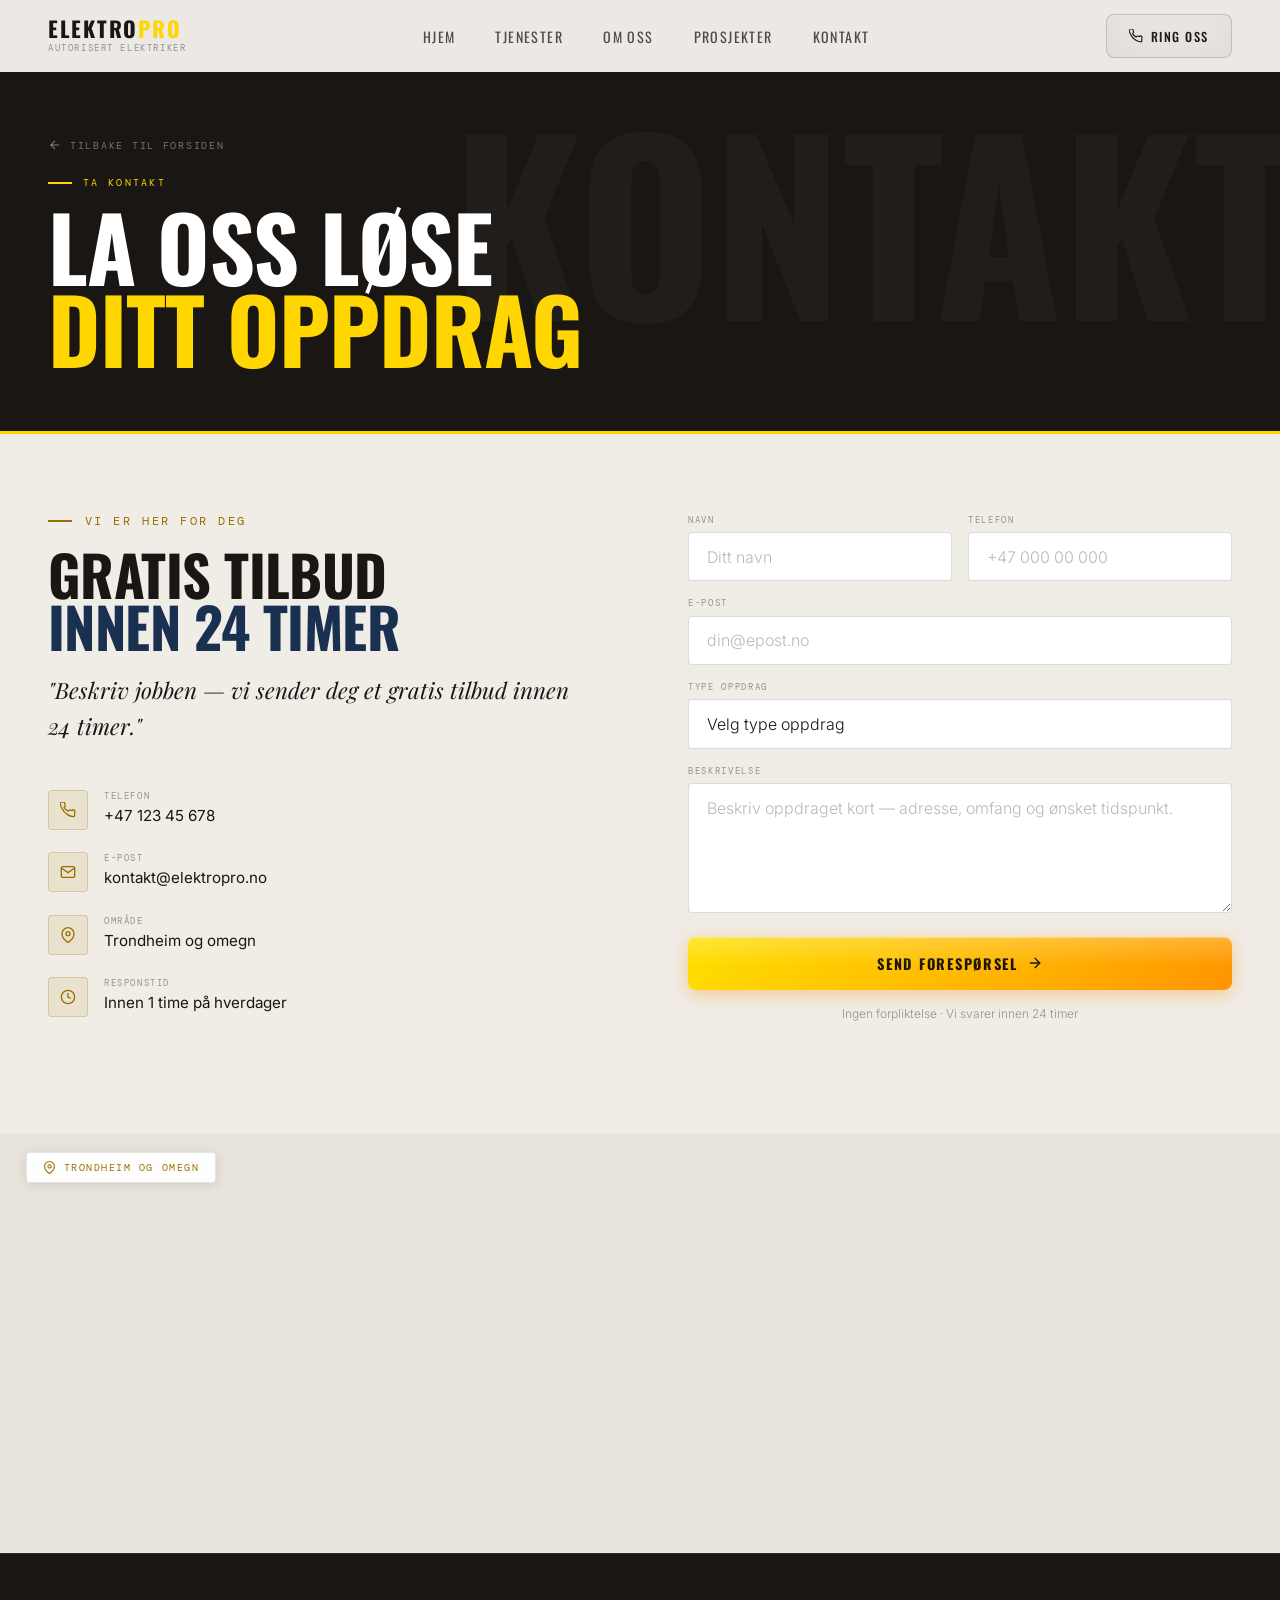
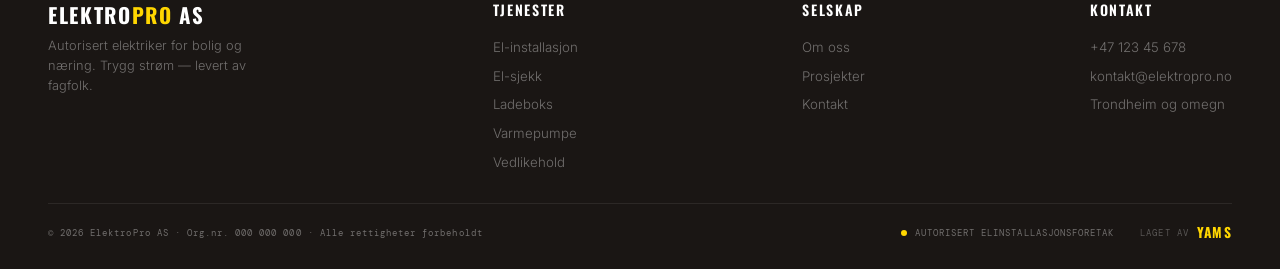
<file: kontakt.html>
<!DOCTYPE html>
<html lang="no">
<head>
  <meta charset="UTF-8">
  <meta name="viewport" content="width=device-width, initial-scale=1.0">
  <title>Kontakt — ElektroPro AS</title>
  <meta name="description" content="Ta kontakt med ElektroPro AS — få gratis tilbud på elektriske tjenester i Trondheim og omegn.">
  <link rel="preconnect" href="https://fonts.googleapis.com">
  <link rel="preconnect" href="https://fonts.gstatic.com" crossorigin>
  <link href="https://fonts.googleapis.com/css2?family=Oswald:wght@400;500;600;700&family=Inter:ital,wght@0,300;0,400;0,500;1,300&family=Playfair+Display:ital@1&family=DM+Mono:wght@400;500&display=swap" rel="stylesheet">
  <link rel="stylesheet" href="style.css?v=5">
</head>
<body>

<nav id="mainNav" class="nav-dark">
  <a href="index.html" class="nav-logo">
    <div class="nav-logo-name">Elektro<span>Pro</span></div>
    <div class="nav-logo-tag">Autorisert elektriker</div>
  </a>
  <ul class="nav-links">
    <li><a href="index.html">Hjem</a></li>
    <li><a href="tjenester.html">Tjenester</a></li>
    <li><a href="om-oss.html">Om oss</a></li>
    <li><a href="prosjekter.html">Prosjekter</a></li>
    <li><a href="kontakt.html" class="active">Kontakt</a></li>
  </ul>
  <div class="nav-right">
    <a href="tel:+4712345678" class="btn-glass-sm">
      <svg width="14" height="14" viewBox="0 0 24 24" fill="none" stroke="currentColor" stroke-width="2" stroke-linecap="round"><path d="M22 16.92v3a2 2 0 01-2.18 2 19.79 19.79 0 01-8.63-3.07A19.5 19.5 0 013.07 9.81a19.79 19.79 0 01-3.07-8.68A2 2 0 012 0h3a2 2 0 012 1.72c.127.96.361 1.903.7 2.81a2 2 0 01-.45 2.11L6.09 7.91a16 16 0 006 6l1.27-1.27a2 2 0 012.11-.45c.907.339 1.85.573 2.81.7A2 2 0 0122 14.92v2z"/></svg>
      Ring oss
    </a>
    <button class="nav-hamburger" id="navHamburger" aria-label="Åpne meny" aria-expanded="false">
      <span></span><span></span><span></span>
    </button>
  </div>
</nav>

<div class="mob-menu" id="mobMenu" aria-hidden="true">
  <ul>
    <li><a href="index.html" class="mob-link">Hjem</a></li>
    <li><a href="tjenester.html" class="mob-link">Tjenester</a></li>
    <li><a href="om-oss.html" class="mob-link">Om oss</a></li>
    <li><a href="prosjekter.html" class="mob-link">Prosjekter</a></li>
    <li><a href="kontakt.html" class="mob-link">Kontakt</a></li>
  </ul>
  <div class="mob-menu-divider"></div>
  <div class="mob-menu-cta">
    <a href="tel:+4712345678" class="btn-yellow">Ring oss nå</a>
    <a href="kontakt.html" class="btn-glass mob-link">Få gratis tilbud</a>
  </div>
  <div class="mob-menu-contact">+47 123 45 678 · kontakt@elektropro.no</div>
</div>

<!-- ── PAGE BANNER ── -->
<div class="page-banner">
  <div class="page-banner-bg-text">Kontakt</div>
  <a href="index.html" class="page-banner-back">
    <svg viewBox="0 0 24 24"><polyline points="19 12 5 12"/><polyline points="12 5 5 12 12 19"/></svg>
    Tilbake til forsiden
  </a>
  <div class="page-banner-label">Ta kontakt</div>
  <h1 class="page-banner-title">La oss løse<br><span class="accent">ditt oppdrag</span></h1>
</div>

<!-- ── CONTACT ── -->
<section class="contact" style="padding-top:5rem;">
  <div class="contact-info">
    <div class="section-eyebrow">Vi er her for deg</div>
    <h2 class="section-title" style="font-size:clamp(2rem,5vw,3.5rem);margin-bottom:0;">Gratis tilbud<br><span class="accent">innen 24 timer</span></h2>
    <p class="contact-tagline">"Beskriv jobben — vi sender deg et gratis tilbud innen 24 timer."</p>
    <div class="contact-details">
      <div class="contact-detail-item">
        <div class="contact-detail-icon"><svg viewBox="0 0 24 24"><path d="M22 16.92v3a2 2 0 01-2.18 2 19.79 19.79 0 01-8.63-3.07A19.5 19.5 0 013.07 9.81 19.79 19.79 0 01.01 1.2 2 2 0 012 0h3a2 2 0 012 1.72c.127.96.361 1.903.7 2.81a2 2 0 01-.45 2.11L6.09 7.91a16 16 0 006 6l1.27-1.27a2 2 0 012.11-.45c.907.339 1.85.573 2.81.7A2 2 0 0122 14.92v2z"/></svg></div>
        <div><div class="contact-detail-label">Telefon</div><div class="contact-detail-val">+47 123 45 678</div></div>
      </div>
      <div class="contact-detail-item">
        <div class="contact-detail-icon"><svg viewBox="0 0 24 24"><path d="M4 4h16c1.1 0 2 .9 2 2v12c0 1.1-.9 2-2 2H4c-1.1 0-2-.9-2-2V6c0-1.1.9-2 2-2z"/><polyline points="22,6 12,13 2,6"/></svg></div>
        <div><div class="contact-detail-label">E-post</div><div class="contact-detail-val">kontakt@elektropro.no</div></div>
      </div>
      <div class="contact-detail-item">
        <div class="contact-detail-icon"><svg viewBox="0 0 24 24"><path d="M21 10c0 7-9 13-9 13s-9-6-9-13a9 9 0 0118 0z"/><circle cx="12" cy="10" r="3"/></svg></div>
        <div><div class="contact-detail-label">Område</div><div class="contact-detail-val">Trondheim og omegn</div></div>
      </div>
      <div class="contact-detail-item">
        <div class="contact-detail-icon"><svg viewBox="0 0 24 24"><circle cx="12" cy="12" r="10"/><polyline points="12 6 12 12 16 14"/></svg></div>
        <div><div class="contact-detail-label">Responstid</div><div class="contact-detail-val">Innen 1 time på hverdager</div></div>
      </div>
    </div>
  </div>

  <form class="contact-form reveal" onsubmit="return false;">
    <div class="form-row">
      <div class="form-group"><label for="fname">Navn</label><input type="text" id="fname" placeholder="Ditt navn"></div>
      <div class="form-group"><label for="fphone">Telefon</label><input type="tel" id="fphone" placeholder="+47 000 00 000"></div>
    </div>
    <div class="form-group"><label for="femail">E-post</label><input type="email" id="femail" placeholder="din@epost.no"></div>
    <div class="form-group">
      <label for="ftype">Type oppdrag</label>
      <select id="ftype">
        <option value="" disabled selected>Velg type oppdrag</option>
        <option>El-sjekk / sikkerhetsinspeksjon</option>
        <option>Ny installasjon (bolig)</option>
        <option>Ny installasjon (næring)</option>
        <option>Ladeboks for elbil</option>
        <option>Varmepumpe</option>
        <option>Vedlikehold / feilretting</option>
        <option>Annet</option>
      </select>
    </div>
    <div class="form-group"><label for="fmessage">Beskrivelse</label><textarea id="fmessage" placeholder="Beskriv oppdraget kort — adresse, omfang og ønsket tidspunkt."></textarea></div>
    <button type="submit" class="btn-yellow form-submit">
      Send forespørsel
      <svg width="16" height="16" viewBox="0 0 24 24" fill="none" stroke="currentColor" stroke-width="2" stroke-linecap="round"><line x1="5" y1="12" x2="19" y2="12"/><polyline points="12 5 19 12 12 19"/></svg>
    </button>
    <p class="form-note">Ingen forpliktelse · Vi svarer innen 24 timer</p>
  </form>
</section>

<!-- ── MAP ── -->
<div class="map-section">
  <div class="map-label">
    <svg viewBox="0 0 24 24" fill="none" stroke="currentColor" stroke-width="2" stroke-linecap="round"><path d="M21 10c0 7-9 13-9 13s-9-6-9-13a9 9 0 0118 0z"/><circle cx="12" cy="10" r="3"/></svg>
    Trondheim og omegn
  </div>
  <iframe
    src="https://www.google.com/maps/embed?pb=!1m18!1m12!1m3!1d114349.07!2d10.300256!3d63.430515!2m3!1f0!2f0!3f0!3m2!1i1024!2i768!4f13.1!3m3!1m2!1s0x466d319747037a5b%3Ae8a7d6a2a08eb5e3!2sTrondheim!5e0!3m2!1sno!2sno!4v1690000000000!5m2!1sno!2sno"
    width="100%" height="420" style="border:0;" allowfullscreen="" loading="lazy"
    referrerpolicy="no-referrer-when-downgrade" title="Kart over Trondheim">
  </iframe>
</div>
<style>
  .map-section { position: relative; background: var(--light2); }
  .map-label {
    display: inline-flex; align-items: center; gap: .5rem;
    position: absolute; top: 1.2rem; left: 1.6rem; z-index: 1;
    background: rgba(255,255,255,.95); backdrop-filter: blur(8px);
    border: 1px solid var(--border); border-radius: 4px;
    padding: .5rem 1rem;
    font-family: 'DM Mono', monospace; font-size: .6rem;
    letter-spacing: .16em; text-transform: uppercase; color: var(--yamb);
    box-shadow: 0 2px 12px rgba(0,0,0,.1);
  }
  .map-label svg { width: 13px; height: 13px; stroke: var(--yamb); }
  .map-section iframe { display: block; }
</style>

<!-- ── FOOTER ── -->
<footer>
  <div class="footer-top">
    <div class="footer-brand">
      <div class="footer-logo-name">Elektro<span>Pro</span> AS</div>
      <p class="footer-tagline">Autorisert elektriker for bolig og næring. Trygg strøm — levert av fagfolk.</p>
    </div>
    <div class="footer-col">
      <button class="footer-col-toggle" aria-expanded="false"><span>Tjenester</span><span class="footer-col-icon">+</span></button>
      <ul>
        <li><a href="tjenester.html">El-installasjon</a></li>
        <li><a href="tjenester.html">El-sjekk</a></li>
        <li><a href="tjenester.html">Ladeboks</a></li>
        <li><a href="tjenester.html">Varmepumpe</a></li>
        <li><a href="tjenester.html">Vedlikehold</a></li>
      </ul>
    </div>
    <div class="footer-col">
      <button class="footer-col-toggle" aria-expanded="false"><span>Selskap</span><span class="footer-col-icon">+</span></button>
      <ul>
        <li><a href="om-oss.html">Om oss</a></li>
        <li><a href="prosjekter.html">Prosjekter</a></li>
        <li><a href="kontakt.html">Kontakt</a></li>
      </ul>
    </div>
    <div class="footer-col">
      <button class="footer-col-toggle" aria-expanded="false"><span>Kontakt</span><span class="footer-col-icon">+</span></button>
      <ul>
        <li><a href="tel:+4712345678">+47 123 45 678</a></li>
        <li><a href="mailto:kontakt@elektropro.no">kontakt@elektropro.no</a></li>
        <li><a href="#">Trondheim og omegn</a></li>
      </ul>
    </div>
  </div>
  <div class="footer-bottom">
    <span class="footer-copy">© 2026 ElektroPro AS · Org.nr. 000 000 000 · Alle rettigheter forbeholdt</span>
    <div style="display:flex;align-items:center;gap:1.6rem;flex-wrap:wrap;">
      <div class="footer-badge"><div class="footer-badge-dot"></div>Autorisert elinstallasjonsforetak</div>
      <a href="https://www.yamsas.com" target="_blank" rel="noopener" class="footer-yams">Laget av <span class="footer-yams-logo">YAMS</span></a>
    </div>
  </div>
</footer>

<div class="mob-call-bar">
  <a href="tel:+4712345678" class="mob-call">
    <svg viewBox="0 0 24 24" fill="none" stroke="currentColor" stroke-width="2" stroke-linecap="round"><path d="M22 16.92v3a2 2 0 01-2.18 2 19.79 19.79 0 01-8.63-3.07A19.5 19.5 0 013.07 9.81a19.79 19.79 0 01-3.07-8.68A2 2 0 012 0h3a2 2 0 012 1.72c.127.96.361 1.903.7 2.81a2 2 0 01-.45 2.11L6.09 7.91a16 16 0 006 6l1.27-1.27a2 2 0 012.11-.45c.907.339 1.85.573 2.81.7A2 2 0 0122 14.92v2z"/></svg>
    Ring oss
  </a>
  <a href="#" class="mob-quote">Send skjema</a>
</div>

<script>
  const nav = document.getElementById('mainNav');
  window.addEventListener('scroll', () => { nav.classList.toggle('scrolled', window.scrollY > 60); }, { passive: true });
  const hamburger = document.getElementById('navHamburger');
  const mobMenu = document.getElementById('mobMenu');
  function openMenu() { hamburger.classList.add('open'); hamburger.setAttribute('aria-expanded','true'); mobMenu.classList.add('open'); mobMenu.setAttribute('aria-hidden','false'); document.body.classList.add('menu-open'); }
  function closeMenu() { hamburger.classList.remove('open'); hamburger.setAttribute('aria-expanded','false'); mobMenu.classList.remove('open'); mobMenu.setAttribute('aria-hidden','true'); document.body.classList.remove('menu-open'); }
  hamburger.addEventListener('click', () => mobMenu.classList.contains('open') ? closeMenu() : openMenu());
  document.querySelectorAll('.mob-link').forEach(l => l.addEventListener('click', closeMenu));
  document.addEventListener('keydown', e => { if(e.key === 'Escape') closeMenu(); });
  document.querySelectorAll('.footer-col-toggle').forEach(btn => {
    btn.addEventListener('click', () => {
      if(window.innerWidth > 768) return;
      const col = btn.parentElement; const isOpen = col.classList.contains('open');
      document.querySelectorAll('.footer-col').forEach(c => { c.classList.remove('open'); c.querySelector('.footer-col-toggle').setAttribute('aria-expanded','false'); });
      if(!isOpen) { col.classList.add('open'); btn.setAttribute('aria-expanded','true'); }
    });
  });
  const observer = new IntersectionObserver(entries => { entries.forEach(e => { if(e.isIntersecting) { e.target.classList.add('visible'); observer.unobserve(e.target); } }); }, { threshold: 0.1 });
  document.querySelectorAll('.reveal').forEach(el => observer.observe(el));
</script>
</body>
</html>
</file>
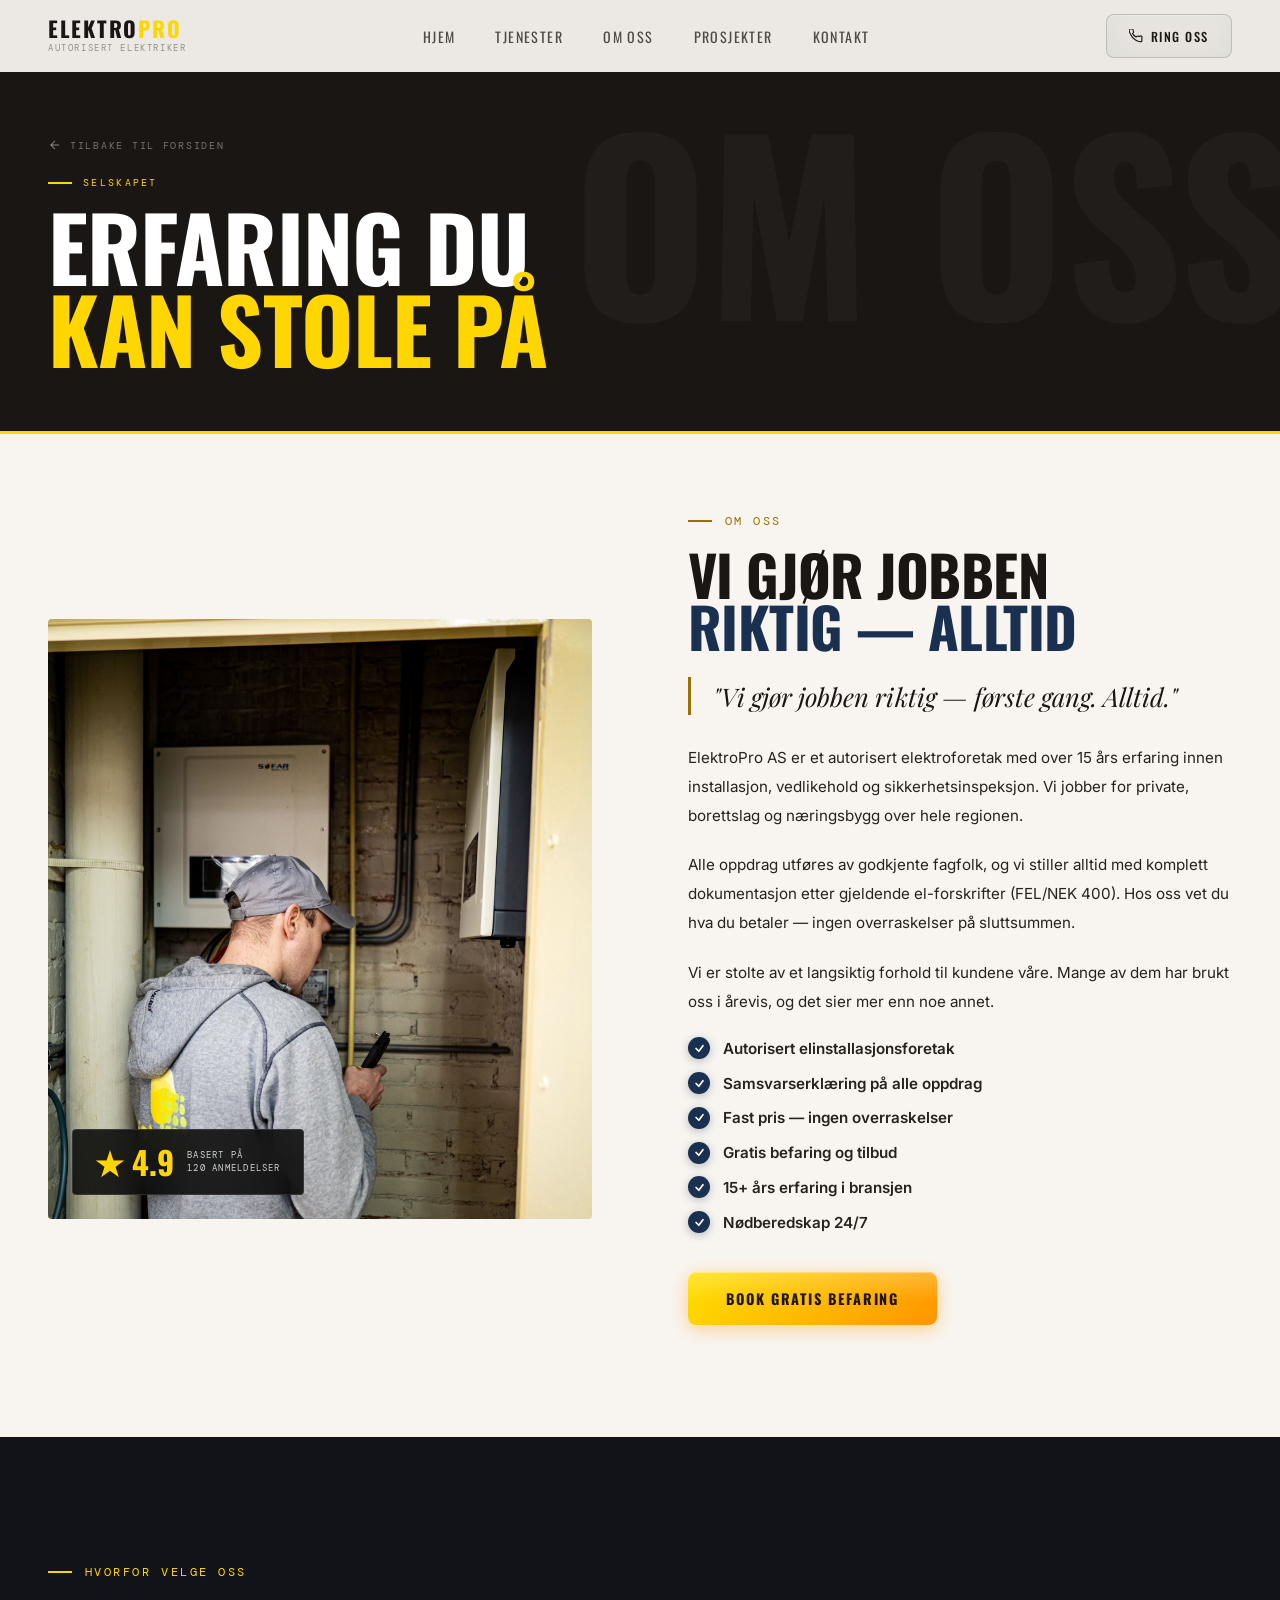
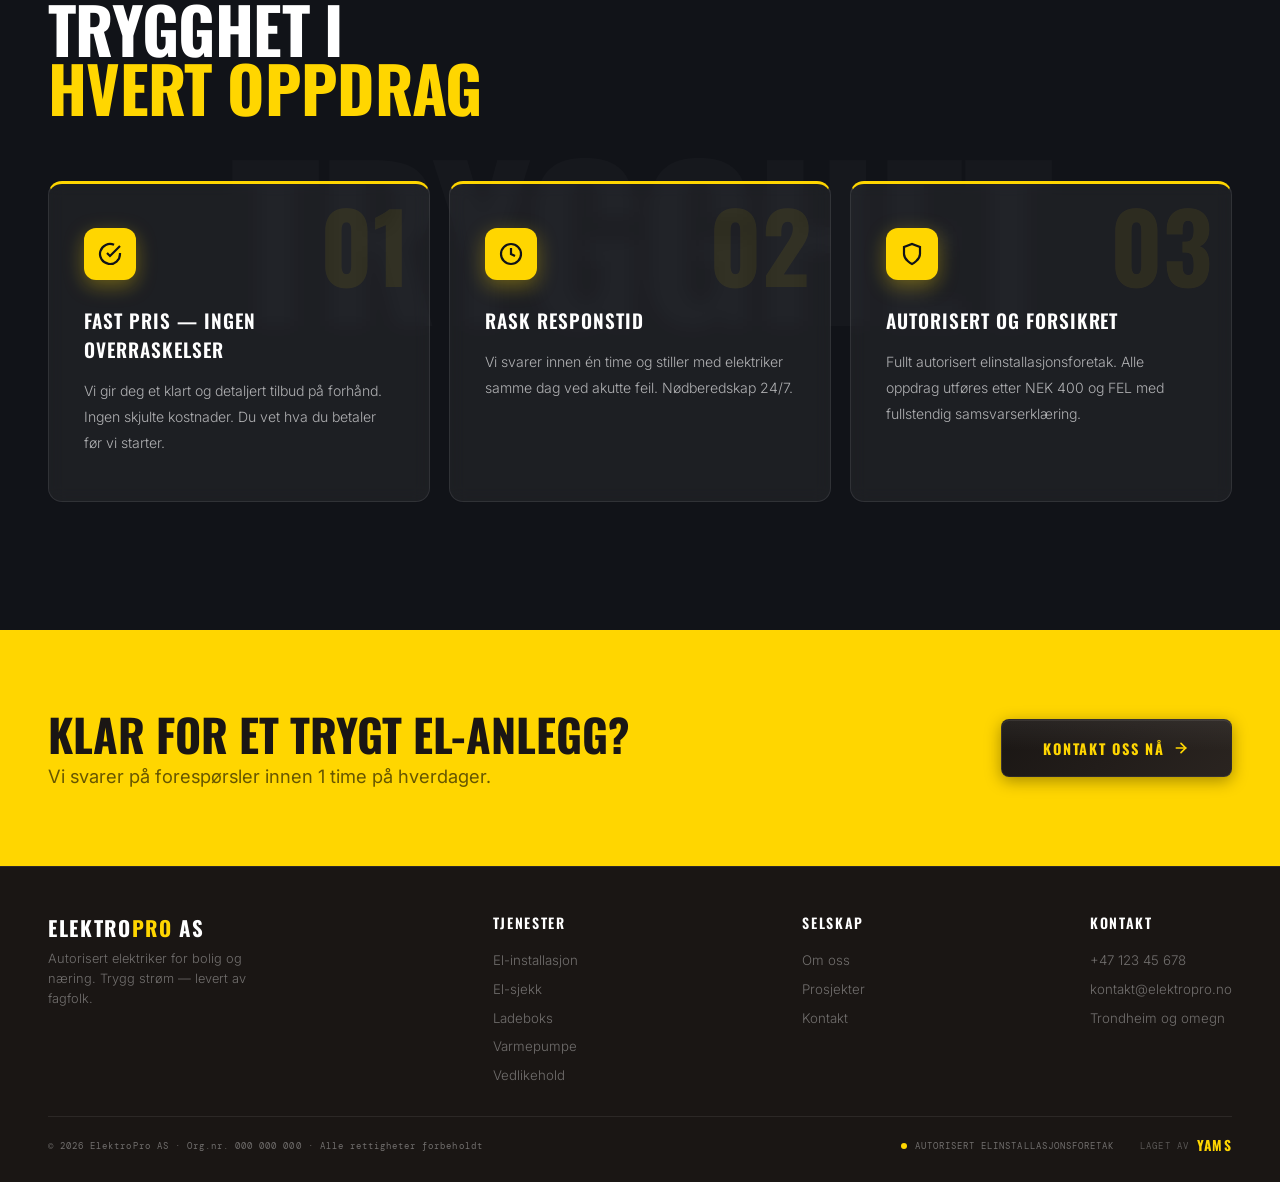
<file: om-oss.html>
<!DOCTYPE html>
<html lang="no">
<head>
  <meta charset="UTF-8">
  <meta name="viewport" content="width=device-width, initial-scale=1.0">
  <title>Om oss — ElektroPro AS</title>
  <meta name="description" content="Lær mer om ElektroPro AS — autorisert elektriker med over 15 års erfaring i Trondheim og omegn.">
  <link rel="preconnect" href="https://fonts.googleapis.com">
  <link rel="preconnect" href="https://fonts.gstatic.com" crossorigin>
  <link href="https://fonts.googleapis.com/css2?family=Oswald:wght@400;500;600;700&family=Inter:ital,wght@0,300;0,400;0,500;1,300&family=Playfair+Display:ital@1&family=DM+Mono:wght@400;500&display=swap" rel="stylesheet">
  <link rel="stylesheet" href="style.css?v=5">
</head>
<body>

<nav id="mainNav" class="nav-dark">
  <a href="index.html" class="nav-logo">
    <div class="nav-logo-name">Elektro<span>Pro</span></div>
    <div class="nav-logo-tag">Autorisert elektriker</div>
  </a>
  <ul class="nav-links">
    <li><a href="index.html">Hjem</a></li>
    <li><a href="tjenester.html">Tjenester</a></li>
    <li><a href="om-oss.html" class="active">Om oss</a></li>
    <li><a href="prosjekter.html">Prosjekter</a></li>
    <li><a href="kontakt.html">Kontakt</a></li>
  </ul>
  <div class="nav-right">
    <a href="tel:+4712345678" class="btn-glass-sm">
      <svg width="14" height="14" viewBox="0 0 24 24" fill="none" stroke="currentColor" stroke-width="2" stroke-linecap="round"><path d="M22 16.92v3a2 2 0 01-2.18 2 19.79 19.79 0 01-8.63-3.07A19.5 19.5 0 013.07 9.81a19.79 19.79 0 01-3.07-8.68A2 2 0 012 0h3a2 2 0 012 1.72c.127.96.361 1.903.7 2.81a2 2 0 01-.45 2.11L6.09 7.91a16 16 0 006 6l1.27-1.27a2 2 0 012.11-.45c.907.339 1.85.573 2.81.7A2 2 0 0122 14.92v2z"/></svg>
      Ring oss
    </a>
    <button class="nav-hamburger" id="navHamburger" aria-label="Åpne meny" aria-expanded="false">
      <span></span><span></span><span></span>
    </button>
  </div>
</nav>

<div class="mob-menu" id="mobMenu" aria-hidden="true">
  <ul>
    <li><a href="index.html" class="mob-link">Hjem</a></li>
    <li><a href="tjenester.html" class="mob-link">Tjenester</a></li>
    <li><a href="om-oss.html" class="mob-link">Om oss</a></li>
    <li><a href="prosjekter.html" class="mob-link">Prosjekter</a></li>
    <li><a href="kontakt.html" class="mob-link">Kontakt</a></li>
  </ul>
  <div class="mob-menu-divider"></div>
  <div class="mob-menu-cta">
    <a href="tel:+4712345678" class="btn-yellow">Ring oss nå</a>
    <a href="kontakt.html" class="btn-glass mob-link">Få gratis tilbud</a>
  </div>
  <div class="mob-menu-contact">+47 123 45 678 · kontakt@elektropro.no</div>
</div>

<!-- ── PAGE BANNER ── -->
<div class="page-banner">
  <div class="page-banner-bg-text">Om oss</div>
  <a href="index.html" class="page-banner-back">
    <svg viewBox="0 0 24 24"><polyline points="19 12 5 12"/><polyline points="12 5 5 12 12 19"/></svg>
    Tilbake til forsiden
  </a>
  <div class="page-banner-label">Selskapet</div>
  <h1 class="page-banner-title">Erfaring du<br><span class="accent">kan stole på</span></h1>
</div>

<!-- ── ABOUT ── -->
<section class="about" style="padding-top:5rem;">
  <div class="about-img-wrap reveal">
    <img src="pexels-sdvmovies-29206492.jpg" alt="Elektriker ved sikringsskap"/>
    <div class="about-img-badge">
      <div class="about-badge-num">★ 4.9</div>
      <div class="about-badge-txt">Basert på<br>120 anmeldelser</div>
    </div>
  </div>
  <div class="about-content reveal">
    <div class="section-eyebrow">Om oss</div>
    <h2 class="section-title" style="font-size:clamp(2rem,5vw,3.5rem);margin-bottom:1.6rem;">Vi gjør jobben<br><span class="accent">riktig — alltid</span></h2>
    <blockquote class="about-quote">"Vi gjør jobben riktig — første gang. Alltid."</blockquote>
    <p class="about-body">ElektroPro AS er et autorisert elektroforetak med over 15 års erfaring innen installasjon, vedlikehold og sikkerhetsinspeksjon. Vi jobber for private, borettslag og næringsbygg over hele regionen.</p>
    <p class="about-body">Alle oppdrag utføres av godkjente fagfolk, og vi stiller alltid med komplett dokumentasjon etter gjeldende el-forskrifter (FEL/NEK 400). Hos oss vet du hva du betaler — ingen overraskelser på sluttsummen.</p>
    <p class="about-body">Vi er stolte av et langsiktig forhold til kundene våre. Mange av dem har brukt oss i årevis, og det sier mer enn noe annet.</p>
    <ul class="about-checklist">
      <li>Autorisert elinstallasjonsforetak</li>
      <li>Samsvarserklæring på alle oppdrag</li>
      <li>Fast pris — ingen overraskelser</li>
      <li>Gratis befaring og tilbud</li>
      <li>15+ års erfaring i bransjen</li>
      <li>Nødberedskap 24/7</li>
    </ul>
    <a href="kontakt.html" class="btn-yellow">Book gratis befaring</a>
  </div>
</section>

<!-- ── WHY US ── -->
<section class="why">
  <div class="section-eyebrow">Hvorfor velge oss</div>
  <h2 class="section-title reveal">Trygghet i<br><span class="accent">hvert oppdrag</span></h2>
  <div class="why-grid">
    <div class="why-card reveal">
      <div class="why-card-num">01</div>
      <div class="why-icon"><svg viewBox="0 0 24 24"><path d="M22 11.08V12a10 10 0 11-5.93-9.14"/><polyline points="22 4 12 14.01 9 11.01"/></svg></div>
      <div class="why-card-content">
        <div class="why-title">Fast pris — ingen overraskelser</div>
        <p class="why-desc">Vi gir deg et klart og detaljert tilbud på forhånd. Ingen skjulte kostnader. Du vet hva du betaler før vi starter.</p>
      </div>
    </div>
    <div class="why-card reveal">
      <div class="why-card-num">02</div>
      <div class="why-icon"><svg viewBox="0 0 24 24"><circle cx="12" cy="12" r="10"/><polyline points="12 6 12 12 16 14"/></svg></div>
      <div class="why-card-content">
        <div class="why-title">Rask responstid</div>
        <p class="why-desc">Vi svarer innen én time og stiller med elektriker samme dag ved akutte feil. Nødberedskap 24/7.</p>
      </div>
    </div>
    <div class="why-card reveal">
      <div class="why-card-num">03</div>
      <div class="why-icon"><svg viewBox="0 0 24 24"><path d="M12 22s8-4 8-10V5l-8-3-8 3v7c0 6 8 10 8 10z"/></svg></div>
      <div class="why-card-content">
        <div class="why-title">Autorisert og forsikret</div>
        <p class="why-desc">Fullt autorisert elinstallasjonsforetak. Alle oppdrag utføres etter NEK 400 og FEL med fullstendig samsvarserklæring.</p>
      </div>
    </div>
  </div>
</section>

<!-- ── CTA BAND ── -->
<div class="cta-band">
  <div class="cta-band-text">
    Klar for et trygt el-anlegg?
    <span>Vi svarer på forespørsler innen 1 time på hverdager.</span>
  </div>
  <a href="kontakt.html" class="btn-dark">
    Kontakt oss nå
    <svg width="16" height="16" viewBox="0 0 24 24" fill="none" stroke="currentColor" stroke-width="2.5" stroke-linecap="round"><line x1="5" y1="12" x2="19" y2="12"/><polyline points="12 5 19 12 12 19"/></svg>
  </a>
</div>

<!-- ── FOOTER ── -->
<footer>
  <div class="footer-top">
    <div class="footer-brand">
      <div class="footer-logo-name">Elektro<span>Pro</span> AS</div>
      <p class="footer-tagline">Autorisert elektriker for bolig og næring. Trygg strøm — levert av fagfolk.</p>
    </div>
    <div class="footer-col">
      <button class="footer-col-toggle" aria-expanded="false"><span>Tjenester</span><span class="footer-col-icon">+</span></button>
      <ul>
        <li><a href="tjenester.html">El-installasjon</a></li>
        <li><a href="tjenester.html">El-sjekk</a></li>
        <li><a href="tjenester.html">Ladeboks</a></li>
        <li><a href="tjenester.html">Varmepumpe</a></li>
        <li><a href="tjenester.html">Vedlikehold</a></li>
      </ul>
    </div>
    <div class="footer-col">
      <button class="footer-col-toggle" aria-expanded="false"><span>Selskap</span><span class="footer-col-icon">+</span></button>
      <ul>
        <li><a href="om-oss.html">Om oss</a></li>
        <li><a href="prosjekter.html">Prosjekter</a></li>
        <li><a href="kontakt.html">Kontakt</a></li>
      </ul>
    </div>
    <div class="footer-col">
      <button class="footer-col-toggle" aria-expanded="false"><span>Kontakt</span><span class="footer-col-icon">+</span></button>
      <ul>
        <li><a href="tel:+4712345678">+47 123 45 678</a></li>
        <li><a href="mailto:kontakt@elektropro.no">kontakt@elektropro.no</a></li>
        <li><a href="#">Trondheim og omegn</a></li>
      </ul>
    </div>
  </div>
  <div class="footer-bottom">
    <span class="footer-copy">© 2026 ElektroPro AS · Org.nr. 000 000 000 · Alle rettigheter forbeholdt</span>
    <div style="display:flex;align-items:center;gap:1.6rem;flex-wrap:wrap;">
      <div class="footer-badge"><div class="footer-badge-dot"></div>Autorisert elinstallasjonsforetak</div>
      <a href="https://www.yamsas.com" target="_blank" rel="noopener" class="footer-yams">Laget av <span class="footer-yams-logo">YAMS</span></a>
    </div>
  </div>
</footer>

<div class="mob-call-bar">
  <a href="tel:+4712345678" class="mob-call">
    <svg viewBox="0 0 24 24" fill="none" stroke="currentColor" stroke-width="2" stroke-linecap="round"><path d="M22 16.92v3a2 2 0 01-2.18 2 19.79 19.79 0 01-8.63-3.07A19.5 19.5 0 013.07 9.81a19.79 19.79 0 01-3.07-8.68A2 2 0 012 0h3a2 2 0 012 1.72c.127.96.361 1.903.7 2.81a2 2 0 01-.45 2.11L6.09 7.91a16 16 0 006 6l1.27-1.27a2 2 0 012.11-.45c.907.339 1.85.573 2.81.7A2 2 0 0122 14.92v2z"/></svg>
    Ring oss
  </a>
  <a href="kontakt.html" class="mob-quote">Gratis tilbud</a>
</div>

<script>
  const nav = document.getElementById('mainNav');
  window.addEventListener('scroll', () => { nav.classList.toggle('scrolled', window.scrollY > 60); }, { passive: true });
  const hamburger = document.getElementById('navHamburger');
  const mobMenu = document.getElementById('mobMenu');
  function openMenu() { hamburger.classList.add('open'); hamburger.setAttribute('aria-expanded','true'); mobMenu.classList.add('open'); mobMenu.setAttribute('aria-hidden','false'); document.body.classList.add('menu-open'); }
  function closeMenu() { hamburger.classList.remove('open'); hamburger.setAttribute('aria-expanded','false'); mobMenu.classList.remove('open'); mobMenu.setAttribute('aria-hidden','true'); document.body.classList.remove('menu-open'); }
  hamburger.addEventListener('click', () => mobMenu.classList.contains('open') ? closeMenu() : openMenu());
  document.querySelectorAll('.mob-link').forEach(l => l.addEventListener('click', closeMenu));
  document.addEventListener('keydown', e => { if(e.key === 'Escape') closeMenu(); });
  document.querySelectorAll('.footer-col-toggle').forEach(btn => {
    btn.addEventListener('click', () => {
      if(window.innerWidth > 768) return;
      const col = btn.parentElement; const isOpen = col.classList.contains('open');
      document.querySelectorAll('.footer-col').forEach(c => { c.classList.remove('open'); c.querySelector('.footer-col-toggle').setAttribute('aria-expanded','false'); });
      if(!isOpen) { col.classList.add('open'); btn.setAttribute('aria-expanded','true'); }
    });
  });
  const observer = new IntersectionObserver(entries => { entries.forEach(e => { if(e.isIntersecting) { e.target.classList.add('visible'); observer.unobserve(e.target); } }); }, { threshold: 0.1 });
  document.querySelectorAll('.reveal').forEach(el => observer.observe(el));
</script>
</body>
</html>
</file>
<file: style.css>
*, *::before, *::after { box-sizing: border-box; margin: 0; padding: 0; }

:root {
  --black:   #1a1614;
  --light0:  #f8f5f0;
  --light1:  #f0ece6;
  --light2:  #e8e3db;
  --yellow:  #FFD600;
  --yamb:    #9a7000;
  --ydim:    rgba(180,135,0,.1);
  --white:   #ffffff;
  --gray:    rgba(26,22,16,.62);
  --gray2:   rgba(26,22,16,.42);
  --border:  rgba(0,0,0,.1);
  --bordery: rgba(140,100,0,.22);
  --nav-h:   72px;
}

html { scroll-behavior: smooth; }

body {
  font-family: 'Inter', sans-serif;
  background: var(--light0);
  color: var(--black);
  -webkit-font-smoothing: antialiased;
  overflow-x: hidden;
}
body.menu-open { overflow: hidden; }

img { display: block; max-width: 100%; }
a { text-decoration: none; color: inherit; }

/* ── BUTTONS ── */
.btn-yellow {
  display: inline-flex; align-items: center; justify-content: center; gap: .55rem;
  padding: 1rem 2.4rem;
  background: linear-gradient(135deg, #FFE000 0%, #FF9500 100%);
  color: #1a1200;
  font-family: 'Oswald', sans-serif;
  font-weight: 700; font-size: .9rem; letter-spacing: .12em; text-transform: uppercase;
  border: none; border-radius: 8px; cursor: pointer;
  position: relative; overflow: hidden;
  box-shadow: 0 4px 18px rgba(255,150,0,.4), inset 0 1px 0 rgba(255,255,255,.35);
  transition: transform .2s, box-shadow .2s;
  white-space: nowrap; min-height: 48px;
}
.btn-yellow::before {
  content: '';
  position: absolute; inset: 0;
  background: linear-gradient(to bottom, rgba(255,255,255,.22) 0%, transparent 55%);
  pointer-events: none;
}
.btn-yellow:hover {
  transform: translateY(-3px);
  box-shadow: 0 10px 32px rgba(255,140,0,.55), inset 0 1px 0 rgba(255,255,255,.35);
}
.btn-yellow:active { transform: translateY(-1px); }

.btn-glass {
  display: inline-flex; align-items: center; justify-content: center; gap: .55rem;
  padding: 1rem 2.2rem;
  background: rgba(255,255,255,.12);
  backdrop-filter: blur(20px); -webkit-backdrop-filter: blur(20px);
  border: 1px solid rgba(255,255,255,.3); border-radius: 8px;
  color: var(--white);
  font-family: 'Oswald', sans-serif;
  font-weight: 500; font-size: .9rem; letter-spacing: .12em; text-transform: uppercase;
  cursor: pointer; position: relative; overflow: hidden;
  box-shadow: inset 0 1px 0 rgba(255,255,255,.25), 0 4px 20px rgba(0,0,0,.2);
  transition: background .2s, border-color .2s, transform .2s, box-shadow .2s;
  white-space: nowrap; min-height: 48px;
}
.btn-glass::before {
  content: '';
  position: absolute; inset: 0;
  background: linear-gradient(to bottom, rgba(255,255,255,.15) 0%, transparent 55%);
  pointer-events: none;
}
.btn-glass:hover {
  background: rgba(255,255,255,.2); border-color: rgba(255,255,255,.5);
  transform: translateY(-3px); box-shadow: inset 0 1px 0 rgba(255,255,255,.3), 0 8px 28px rgba(0,0,0,.3);
}

.btn-glass-sm {
  display: inline-flex; align-items: center; gap: .45rem;
  padding: .65rem 1.4rem;
  background: rgba(255,255,255,.1); backdrop-filter: blur(16px); -webkit-backdrop-filter: blur(16px);
  border: 1px solid rgba(255,255,255,.25); border-radius: 8px;
  color: var(--white);
  font-family: 'Oswald', sans-serif;
  font-weight: 500; font-size: .78rem; letter-spacing: .12em; text-transform: uppercase;
  cursor: pointer; position: relative; overflow: hidden;
  box-shadow: inset 0 1px 0 rgba(255,255,255,.2);
  transition: background .2s, border-color .2s, transform .2s;
  min-height: 44px;
}
.btn-glass-sm::before {
  content: '';
  position: absolute; inset: 0;
  background: linear-gradient(to bottom, rgba(255,255,255,.12) 0%, transparent 55%);
  pointer-events: none;
}
.btn-glass-sm:hover { background: rgba(255,255,255,.18); border-color: rgba(255,255,255,.4); transform: translateY(-2px); }

.btn-dark {
  display: inline-flex; align-items: center; justify-content: center; gap: .55rem;
  padding: 1.1rem 2.6rem;
  background: linear-gradient(135deg, #1a1614 0%, #2a2420 100%);
  color: var(--yellow);
  font-family: 'Oswald', sans-serif;
  font-weight: 700; font-size: .9rem; letter-spacing: .12em; text-transform: uppercase;
  border: 1px solid rgba(255,255,255,.08); border-radius: 8px; cursor: pointer;
  position: relative; overflow: hidden;
  box-shadow: 0 4px 16px rgba(0,0,0,.35), inset 0 1px 0 rgba(255,255,255,.08);
  transition: transform .2s, box-shadow .2s; white-space: nowrap; min-height: 48px;
}
.btn-dark::before {
  content: '';
  position: absolute; inset: 0;
  background: linear-gradient(to bottom, rgba(255,255,255,.06) 0%, transparent 55%);
  pointer-events: none;
}
.btn-dark:hover { transform: translateY(-3px); box-shadow: 0 10px 28px rgba(0,0,0,.45), inset 0 1px 0 rgba(255,255,255,.1); }

/* ── NAV ── */
nav {
  position: fixed; top: 0; left: 0; right: 0; z-index: 1000;
  height: var(--nav-h);
  display: flex; align-items: center; justify-content: space-between;
  padding: 0 3rem;
  transition: background .35s, box-shadow .35s;
}
nav.scrolled {
  background: rgba(248,245,240,.95);
  backdrop-filter: blur(24px); -webkit-backdrop-filter: blur(24px);
  box-shadow: 0 1px 0 rgba(0,0,0,.08);
}
nav.scrolled .nav-logo-name { color: var(--black); }
nav.scrolled .nav-logo-tag  { color: var(--gray2); }
nav.scrolled .nav-links a   { color: rgba(26,22,16,.75); }
nav.scrolled .nav-links a:hover { color: var(--yamb); }
nav.scrolled .btn-glass-sm  { background: rgba(0,0,0,.06); border-color: rgba(0,0,0,.15); color: var(--black); }
nav.scrolled .nav-hamburger span { background: var(--black); }

/* Force dark nav on light-header pages */
nav.nav-dark {
  background: rgba(248,245,240,.95);
  backdrop-filter: blur(24px); -webkit-backdrop-filter: blur(24px);
  box-shadow: 0 1px 0 rgba(0,0,0,.08);
}
nav.nav-dark .nav-logo-name { color: var(--black); }
nav.nav-dark .nav-logo-tag  { color: var(--gray2); }
nav.nav-dark .nav-links a   { color: rgba(26,22,16,.75); }
nav.nav-dark .nav-links a:hover { color: var(--yamb); }
nav.nav-dark .btn-glass-sm  { background: rgba(0,0,0,.06); border-color: rgba(0,0,0,.15); color: var(--black); }
nav.nav-dark .nav-hamburger span { background: var(--black); }

.nav-logo { display: flex; flex-direction: column; gap: .1rem; }
.nav-logo-name {
  font-family: 'Oswald', sans-serif;
  font-weight: 700; font-size: 1.35rem; letter-spacing: .08em;
  text-transform: uppercase; color: var(--white); line-height: 1;
}
.nav-logo-name span { color: var(--yellow); }
.nav-logo-tag {
  font-family: 'DM Mono', monospace;
  font-size: .55rem; letter-spacing: .18em; text-transform: uppercase; color: rgba(255,255,255,.5);
}

.nav-links { display: flex; align-items: center; gap: 2.5rem; list-style: none; }
.nav-links a {
  font-family: 'Oswald', sans-serif;
  font-weight: 400; font-size: .88rem; letter-spacing: .1em;
  text-transform: uppercase; color: rgba(255,255,255,.85);
  transition: color .2s;
}
.nav-links a:hover { color: var(--yellow); }
.nav-links a.active { color: var(--yellow); }

.nav-right { display: flex; align-items: center; gap: 1rem; }

.nav-hamburger {
  display: none; flex-direction: column; justify-content: center; gap: 5px;
  width: 44px; height: 44px;
  background: none; border: none; cursor: pointer; padding: 8px;
}
.nav-hamburger span {
  display: block; width: 22px; height: 2px;
  background: var(--white); border-radius: 2px;
  transition: transform .3s, opacity .3s; transform-origin: center;
}
.nav-hamburger.open span:nth-child(1) { transform: translateY(7px) rotate(45deg); }
.nav-hamburger.open span:nth-child(2) { opacity: 0; }
.nav-hamburger.open span:nth-child(3) { transform: translateY(-7px) rotate(-45deg); }

/* Mobile menu */
.mob-menu {
  display: none; position: fixed; inset: 0; z-index: 999;
  background: rgba(248,245,240,.97);
  backdrop-filter: blur(24px); -webkit-backdrop-filter: blur(24px);
  flex-direction: column; justify-content: center; align-items: flex-start;
  gap: 2rem; opacity: 0; transition: opacity .3s ease; padding: 2rem 2.5rem;
}
.mob-menu.open { display: flex; opacity: 1; }
.mob-menu ul { list-style: none; display: flex; flex-direction: column; align-items: flex-start; gap: 1.2rem; width: 100%; }
.mob-menu ul a { font-family: 'Oswald', sans-serif; font-weight: 600; font-size: 2rem; letter-spacing: .08em; text-transform: uppercase; color: var(--black); transition: color .2s; display: block; }
.mob-menu ul a:hover { color: var(--yamb); }
.mob-menu-divider { width: 40px; height: 2px; background: var(--border); }
.mob-menu-cta { display: flex; flex-direction: column; align-items: flex-start; gap: .8rem; width: 100%; }
.mob-menu-cta .btn-yellow, .mob-menu-cta .btn-glass { width: 100%; max-width: 300px; }
.mob-menu-cta .btn-glass { background: rgba(0,0,0,.06); border-color: rgba(0,0,0,.15); color: var(--black); }
.mob-menu-contact { font-family: 'DM Mono', monospace; font-size: .6rem; letter-spacing: .15em; text-transform: uppercase; color: var(--gray2); text-align: left; }

/* ── PAGE BANNER (sub-pages) ── */
.page-banner {
  background: #1a1614;
  padding: calc(var(--nav-h) + 4rem) 3rem 4rem;
  position: relative; overflow: hidden;
}
.page-banner::after {
  content: ''; position: absolute; bottom: 0; left: 0; right: 0;
  height: 3px; background: var(--yellow);
}
.page-banner-back {
  display: inline-flex; align-items: center; gap: .5rem;
  font-family: 'DM Mono', monospace; font-size: .6rem; letter-spacing: .18em;
  text-transform: uppercase; color: rgba(255,255,255,.4);
  margin-bottom: 1.5rem; transition: color .2s;
}
.page-banner-back:hover { color: var(--yellow); }
.page-banner-back svg { width: 14px; height: 14px; stroke: currentColor; fill: none; stroke-width: 2; }
.page-banner-label {
  font-family: 'DM Mono', monospace; font-size: .65rem; letter-spacing: .22em;
  text-transform: uppercase; color: var(--yellow);
  display: flex; align-items: center; gap: .7rem; margin-bottom: 1rem;
}
.page-banner-label::before { content: ''; display: block; width: 24px; height: 2px; background: var(--yellow); }
.page-banner-title {
  font-family: 'Oswald', sans-serif; font-weight: 700;
  font-size: clamp(2.8rem, 7vw, 6rem);
  text-transform: uppercase; line-height: .92;
  color: #ffffff; letter-spacing: -.01em;
}
.page-banner-title .accent { color: var(--yellow); }
.page-banner-bg-text {
  position: absolute; right: -1rem; top: 50%; transform: translateY(-50%);
  font-family: 'Oswald', sans-serif; font-weight: 700;
  font-size: clamp(8rem, 18vw, 18rem);
  color: rgba(255,255,255,.03); text-transform: uppercase;
  pointer-events: none; white-space: nowrap; line-height: 1;
}

/* ── HERO ── */
.hero {
  position: relative; min-height: 100svh;
  display: flex; flex-direction: column; justify-content: flex-end;
  padding: calc(var(--nav-h) + 2rem) 3rem 6rem; overflow: hidden;
}
.hero-video { position: absolute; inset: 0; z-index: 0; }
.hero-video video { width: 100%; height: 100%; object-fit: cover; object-position: center; }
.hero-overlay {
  position: absolute; inset: 0; z-index: 1;
  background: linear-gradient(to top,rgba(10,10,10,.97) 0%,rgba(10,10,10,.65) 45%,rgba(10,10,10,.3) 100%);
}
.hero-content { position: relative; z-index: 2; max-width: 860px; }
.hero-eyebrow {
  font-family: 'DM Mono', monospace; font-size: .95rem; letter-spacing: .18em;
  text-transform: uppercase; color: var(--yellow);
  display: flex; align-items: center; gap: .8rem; margin-bottom: 1.4rem; flex-wrap: wrap;
}
.hero-eyebrow::before { content: ''; display: block; width: 28px; height: 2px; background: var(--yellow); flex-shrink: 0; }
.hero-h1 {
  font-family: 'Oswald', sans-serif; font-weight: 700;
  font-size: clamp(3rem, 9vw, 7.5rem);
  line-height: .92; text-transform: uppercase; letter-spacing: -.01em;
  margin-bottom: 1.4rem; color: #ffffff;
}
.hero-h1 .accent { color: var(--yellow); }
.hero-btns { display: flex; align-items: center; gap: 1rem; flex-wrap: wrap; }
.hero-scroll-hint {
  position: absolute; bottom: 2.5rem; right: 3rem; z-index: 2;
  display: flex; flex-direction: column; align-items: center; gap: .6rem;
  font-family: 'DM Mono', monospace; font-size: .5rem; letter-spacing: .2em;
  text-transform: uppercase; color: rgba(255,255,255,.3);
}
.hero-scroll-line {
  width: 1px; height: 50px;
  background: linear-gradient(to bottom, var(--yellow), transparent);
  animation: scrollPulse 2s ease infinite;
}
@keyframes scrollPulse { 0%,100%{opacity:1;transform:scaleY(1)} 50%{opacity:.4;transform:scaleY(.6)} }

/* ── STATS ── */
.stats-bar {
  background: var(--light1);
  border-top: 1px solid var(--border); border-bottom: 1px solid var(--border);
  padding: 3.5rem 3rem; display: flex; justify-content: center; gap: 0;
}
.stat-item { flex: 1; max-width: 300px; display: flex; flex-direction: column; align-items: center; gap: .6rem; position: relative; }
.stat-item + .stat-item::before { content: ''; position: absolute; left: 0; top: 15%; bottom: 15%; width: 1px; background: var(--border); }
.stat-num {
  font-family: 'Oswald', sans-serif; font-weight: 700;
  font-size: clamp(3.8rem, 7vw, 6.5rem);
  color: var(--yamb); line-height: 1;
  text-shadow:
    2px 4px 0 rgba(26,22,16,.12),
    4px 8px 0 rgba(26,22,16,.07),
    0 12px 28px rgba(26,22,16,.15);
}
.stat-label { font-family: 'DM Mono', monospace; font-size: .65rem; letter-spacing: .22em; text-transform: uppercase; color: var(--gray2); text-align: center; }

/* ── SECTION COMMON ── */
.section-eyebrow {
  font-family: 'DM Mono', monospace; font-size: .72rem; letter-spacing: .22em;
  text-transform: uppercase; color: var(--yamb);
  display: flex; align-items: center; gap: .8rem; margin-bottom: 1.2rem;
}
.section-eyebrow::before { content: ''; display: block; width: 24px; height: 2px; background: var(--yamb); flex-shrink: 0; }
.section-title {
  font-family: 'Oswald', sans-serif; font-weight: 700;
  font-size: clamp(2.2rem, 5vw, 4.5rem);
  text-transform: uppercase; line-height: .92; letter-spacing: -.01em; margin-bottom: 4rem;
}
.section-title .accent { color: #1a3050; }

/* ── SERVICES ── */
.services { background: var(--light2); padding: 7rem 3rem; }
.services-grid { display: grid; grid-template-columns: repeat(4, 1fr); gap: 1.5rem; }
.service-card {
  background: var(--white); padding: 2.6rem 2rem 2.4rem;
  border-radius: 12px; border-left: 4px solid var(--yellow);
  box-shadow: 0 2px 12px rgba(0,0,0,.07), 0 1px 3px rgba(0,0,0,.05);
  position: relative; overflow: hidden; display: block;
  color: inherit; text-decoration: none; cursor: pointer;
  transition: transform .25s cubic-bezier(.22,1,.36,1), box-shadow .25s;
}
.service-card:hover { transform: translateY(-6px); box-shadow: 0 18px 40px rgba(0,0,0,.12), 0 4px 10px rgba(0,0,0,.06); }
.service-icon {
  width: 48px; height: 48px; background: #1a3050; border-radius: 10px;
  display: flex; align-items: center; justify-content: center; margin-bottom: 1.5rem;
  box-shadow: 0 4px 14px rgba(26,48,80,.25);
}
.service-icon svg { width: 22px; height: 22px; stroke: #ffffff; fill: none; stroke-width: 2; }
.service-name { font-family: 'Oswald', sans-serif; font-weight: 600; font-size: 1.25rem; letter-spacing: .04em; text-transform: uppercase; margin-bottom: .9rem; color: var(--black); }
.service-desc { font-size: .87rem; line-height: 1.82; color: var(--gray); font-weight: 300; }

/* ── ABOUT ── */
.about {
  background: var(--light0); padding: 7rem 3rem;
  display: grid; grid-template-columns: 1fr 1fr; gap: 6rem; align-items: center;
}
.about-img-wrap { position: relative; }
.about-img-wrap img { width: 100%; height: 600px; object-fit: cover; object-position: top center; border-radius: 4px; }
.about-img-badge {
  position: absolute; bottom: 1.5rem; left: 1.5rem;
  background: rgba(10,10,10,.88); backdrop-filter: blur(16px); -webkit-backdrop-filter: blur(16px);
  border: 1px solid rgba(255,255,255,.12); border-radius: 4px;
  padding: 1rem 1.4rem; display: flex; align-items: center; gap: .8rem;
}
.about-badge-num { font-family: 'Oswald', sans-serif; font-weight: 700; font-size: 2rem; color: var(--yellow); line-height: 1; }
.about-badge-txt { font-family: 'DM Mono', monospace; font-size: .55rem; letter-spacing: .14em; text-transform: uppercase; color: rgba(255,255,255,.8); line-height: 1.5; }
.about-quote {
  font-family: 'Playfair Display', serif; font-style: italic;
  font-size: clamp(1.2rem, 2vw, 1.8rem); line-height: 1.5; color: var(--black);
  margin-bottom: 1.8rem; padding-left: 1.4rem; border-left: 3px solid var(--yamb);
}
.about-body { font-size: .95rem; line-height: 1.9; color: rgba(26,22,16,.95); font-weight: 400; margin-bottom: 1.3rem; }
.about-checklist { list-style: none; display: flex; flex-direction: column; gap: .8rem; margin-bottom: 2.4rem; }
.about-checklist li { display: flex; align-items: center; gap: .8rem; font-size: .95rem; color: rgba(26,22,16,.95); font-weight: 600; }
.about-checklist li::before {
  content: ''; display: block; flex-shrink: 0; width: 22px; height: 22px;
  background: #1a3050;
  border-radius: 50%;
  background-image: url("data:image/svg+xml,%3Csvg viewBox='0 0 16 16' fill='none' stroke='white' stroke-width='2.5' stroke-linecap='round' stroke-linejoin='round' xmlns='http://www.w3.org/2000/svg'%3E%3Cpolyline points='3 8 7 12 13 4'/%3E%3C/svg%3E");
  background-size: 11px; background-position: center; background-repeat: no-repeat;
  box-shadow: 0 2px 8px rgba(26,48,80,.3);
}

/* ── GALLERY ── */
.gallery {
  background: var(--light1); padding: 7rem 3rem;
  display: grid; grid-template-columns: 1fr 1fr; gap: 5rem; align-items: center;
}
.gallery-sell-points { list-style: none; display: flex; flex-direction: column; gap: 1.4rem; margin: 2rem 0 2.5rem; }
.gallery-sell-points li { display: flex; align-items: flex-start; gap: 1rem; }
.gallery-sell-icon {
  flex-shrink: 0; width: 36px; height: 36px; background: #1a3050; border-radius: 8px;
  display: flex; align-items: center; justify-content: center; margin-top: .1rem;
}
.gallery-sell-icon svg { width: 16px; height: 16px; stroke: #fff; fill: none; stroke-width: 2.2; }
.gallery-sell-title { font-family: 'Oswald', sans-serif; font-weight: 600; font-size: 1rem; letter-spacing: .04em; text-transform: uppercase; margin-bottom: .3rem; color: var(--black); }
.gallery-sell-desc { font-size: .87rem; line-height: 1.8; color: rgba(26,22,16,.82); font-weight: 400; }
.gallery-video-wrap {
  position: relative; border-radius: 14px; overflow: hidden;
  box-shadow: 0 20px 60px rgba(0,0,0,.15), 0 4px 16px rgba(0,0,0,.08);
}
.gallery-video-wrap video { width: 100%; display: block; aspect-ratio: 3/4; object-fit: cover; }

/* ── WHY US ── */
.why {
  background: #111318;
  padding: 8rem 3rem;
  position: relative; overflow: hidden;
}
.why::before {
  content: 'TRYGGHET';
  position: absolute; top: 50%; left: 50%; transform: translate(-50%,-50%);
  font-family: 'Oswald', sans-serif; font-weight: 700;
  font-size: clamp(6rem, 16vw, 18rem);
  color: rgba(255,255,255,.025);
  white-space: nowrap; pointer-events: none; letter-spacing: -.02em;
  user-select: none;
}
.why .section-eyebrow { color: var(--yellow); }
.why .section-eyebrow::before { background: var(--yellow); }
.why .section-title { color: #ffffff; }
.why .section-title .accent { color: var(--yellow); }

/* Why layout */
.why-inner {
  display: grid; grid-template-columns: 1fr 420px;
  gap: 5rem; align-items: center;
  position: relative; z-index: 1;
}
.why-right {
  display: flex; flex-direction: column; align-items: center; gap: 2rem;
}
.testimonial-label { width: 100%; }
.testimonial-hint {
  font-family: 'DM Mono', monospace; font-size: .58rem;
  letter-spacing: .16em; text-transform: uppercase;
  color: rgba(255,255,255,.35); margin-top: .3rem;
}

/* Testimonial card stack */
.testimonial-stack {
  position: relative; width: 320px; height: 420px;
}
.t-card {
  position: absolute; left: 0; top: 0;
  width: 320px; height: 420px;
  border-radius: 20px;
  border: 1px solid rgba(255,255,255,.1);
  border-top: 2px solid var(--yellow);
  background: rgba(255,255,255,.06);
  backdrop-filter: blur(16px); -webkit-backdrop-filter: blur(16px);
  box-shadow: 0 8px 40px rgba(0,0,0,.4);
  padding: 2.4rem 2rem;
  display: flex; flex-direction: column; align-items: center;
  justify-content: center; gap: 1.4rem;
  transition: transform .35s cubic-bezier(.22,1,.36,1);
  user-select: none;
}
.t-card[data-pos="front"] {
  z-index: 3; transform: rotate(-6deg) translateX(0px);
  cursor: grab; touch-action: none;
}
.t-card[data-pos="front"].dragging { cursor: grabbing; transition: none; }
.t-card[data-pos="middle"] {
  z-index: 2; transform: rotate(0deg) translateX(28px);
}
.t-card[data-pos="back"] {
  z-index: 1; transform: rotate(6deg) translateX(56px);
}
.t-avatar {
  width: 90px; height: 90px; border-radius: 50%;
  border: 2px solid var(--yellow);
  object-fit: cover; display: block;
  box-shadow: 0 0 0 4px rgba(255,214,0,.15);
}
.t-quote {
  font-family: 'Playfair Display', serif; font-style: italic;
  font-size: 1rem; line-height: 1.65;
  color: rgba(255,255,255,.88); text-align: center;
}
.t-author {
  font-family: 'DM Mono', monospace; font-size: .62rem;
  letter-spacing: .14em; text-transform: uppercase;
  color: var(--yellow);
}

.why-grid { display: grid; grid-template-columns: repeat(3, 1fr); gap: 1.2rem; margin-top: 0; position: relative; z-index: 1; }

@media(max-width:1100px) {
  .why-inner { grid-template-columns: 1fr; gap: 4rem; }
  .why-right { align-items: flex-start; }
  .why-grid { grid-template-columns: repeat(3,1fr); }
}
@media(max-width:700px) {
  .why-grid { grid-template-columns: 1fr; }
  .testimonial-stack { width: 280px; height: 390px; }
  .t-card { width: 280px; height: 390px; }
}
.why-card {
  background: rgba(255,255,255,.05);
  backdrop-filter: blur(8px); -webkit-backdrop-filter: blur(8px);
  padding: 2.8rem 2.2rem;
  border-radius: 14px;
  border: 1px solid rgba(255,255,255,.09);
  border-top: 3px solid var(--yellow);
  position: relative; overflow: hidden;
  transition: transform .3s cubic-bezier(.22,1,.36,1), background .3s, box-shadow .3s;
}
.why-card:hover {
  transform: translateY(-8px);
  background: rgba(255,255,255,.09);
  box-shadow: 0 24px 60px rgba(0,0,0,.4), 0 0 0 1px rgba(255,214,0,.15);
}
.why-card-num {
  font-family: 'Oswald', sans-serif; font-weight: 700;
  font-size: 6rem; line-height: 1;
  color: rgba(255,214,0,.08);
  position: absolute; top: .8rem; right: 1.2rem; pointer-events: none;
}
.why-icon {
  width: 52px; height: 52px;
  background: var(--yellow);
  border-radius: 12px;
  display: flex; align-items: center; justify-content: center; margin-bottom: 1.6rem;
  box-shadow: 0 6px 20px rgba(255,214,0,.35);
}
.why-icon svg { width: 24px; height: 24px; stroke: #111318; fill: none; stroke-width: 2.2; }
.why-title { font-family: 'Oswald', sans-serif; font-weight: 600; font-size: 1.2rem; letter-spacing: .05em; text-transform: uppercase; margin-bottom: .9rem; color: #ffffff; }
.why-desc { font-size: .88rem; line-height: 1.85; color: rgba(255,255,255,.65); font-weight: 300; }

/* ── CTA BAND ── */
.cta-band {
  background: var(--yellow); padding: 5rem 3rem;
  display: flex; align-items: center; justify-content: space-between; gap: 2rem;
}
.cta-band-text { font-family: 'Oswald', sans-serif; font-weight: 700; font-size: clamp(1.6rem, 3.5vw, 3rem); text-transform: uppercase; color: var(--black); line-height: 1.1; }
.cta-band-text span { font-weight: 400; font-size: clamp(.9rem, 1.5vw, 1.15rem); display: block; font-family: 'Inter', sans-serif; text-transform: none; color: rgba(0,0,0,.6); margin-top: .4rem; }

/* ── CONTACT ── */
.contact {
  background: var(--light1); padding: 7rem 3rem;
  display: grid; grid-template-columns: 1fr 1fr; gap: 6rem; align-items: start;
}
.contact-tagline { font-family: 'Playfair Display', serif; font-style: italic; font-size: clamp(1rem, 1.8vw, 1.4rem); color: var(--black); margin-top: 1.4rem; margin-bottom: 2.8rem; line-height: 1.6; }
.contact-details { display: flex; flex-direction: column; gap: 1.4rem; }
.contact-detail-item { display: flex; align-items: flex-start; gap: 1rem; }
.contact-detail-icon { width: 40px; height: 40px; flex-shrink: 0; background: var(--ydim); border: 1px solid var(--bordery); border-radius: 4px; display: flex; align-items: center; justify-content: center; }
.contact-detail-icon svg { width: 16px; height: 16px; stroke: var(--yamb); fill: none; stroke-width: 2; }
.contact-detail-label { font-family: 'DM Mono', monospace; font-size: .55rem; letter-spacing: .18em; text-transform: uppercase; color: var(--gray2); margin-bottom: .25rem; }
.contact-detail-val { font-size: .95rem; color: var(--black); font-weight: 400; }
.contact-form { display: flex; flex-direction: column; gap: 1rem; }
.form-row { display: grid; grid-template-columns: 1fr 1fr; gap: 1rem; }
.form-group { display: flex; flex-direction: column; gap: .4rem; }
.form-group label { font-family: 'DM Mono', monospace; font-size: .58rem; letter-spacing: .18em; text-transform: uppercase; color: var(--gray2); }
.form-group input, .form-group textarea, .form-group select {
  background: var(--white); border: 1px solid rgba(0,0,0,.14); border-radius: 4px;
  padding: .85rem 1.1rem; color: var(--black);
  font-family: 'Inter', sans-serif; font-size: 1rem; font-weight: 300;
  outline: none; transition: border-color .2s, box-shadow .2s;
  -webkit-appearance: none; appearance: none; width: 100%;
}
.form-group input:focus, .form-group textarea:focus, .form-group select:focus { border-color: var(--yamb); box-shadow: 0 0 0 3px rgba(154,112,0,.12); }
.form-group input::placeholder, .form-group textarea::placeholder { color: rgba(26,22,16,.3); }
.form-group textarea { resize: vertical; min-height: 130px; }
.form-group select option { background: var(--white); color: var(--black); }
.form-submit { margin-top: .5rem; width: 100%; }
.form-note { font-size: .75rem; color: var(--gray2); text-align: center; font-weight: 300; }

/* ── FOOTER ── */
footer { background: #1a1614; border-top: 1px solid rgba(255,255,255,.08); padding: 2.8rem 3rem 1.8rem; }
footer, footer .footer-col-toggle { color: var(--white); }
footer .footer-tagline, footer .footer-col ul li a, footer .footer-copy, footer .footer-badge { color: rgba(255,255,255,.38); }
footer .footer-col ul li a:hover { color: var(--yellow); }
footer .footer-top { border-bottom-color: rgba(255,255,255,.08); }
footer .footer-col-icon { color: var(--yellow); }
footer .footer-badge-dot { background: var(--yellow); }
.footer-top { display: flex; justify-content: space-between; align-items: flex-start; gap: 2rem; padding-bottom: 2rem; border-bottom: 1px solid var(--border); flex-wrap: wrap; }
.footer-logo-name { font-family: 'Oswald', sans-serif; font-weight: 700; font-size: 1.3rem; letter-spacing: .08em; text-transform: uppercase; }
.footer-logo-name span { color: var(--yellow); }
.footer-tagline { font-size: .8rem; color: var(--gray2); font-weight: 300; margin-top: .4rem; max-width: 220px; line-height: 1.55; }
.footer-col-toggle { display: flex; align-items: center; justify-content: space-between; width: 100%; background: none; border: none; cursor: pointer; padding: 0; gap: 1rem; font-family: 'Oswald', sans-serif; font-weight: 600; font-size: .88rem; letter-spacing: .12em; text-transform: uppercase; color: var(--white); margin-bottom: 1rem; }
.footer-col-icon { font-size: 1.1rem; line-height: 1; color: var(--yellow); flex-shrink: 0; transition: transform .25s ease; display: none; }
.footer-col.open .footer-col-icon { transform: rotate(45deg); }
.footer-col ul { list-style: none; display: flex; flex-direction: column; gap: .55rem; overflow: hidden; }
.footer-col ul li a { font-size: .83rem; color: var(--gray2); font-weight: 300; transition: color .2s; }
.footer-col ul li a:hover { color: var(--yellow); }
.footer-bottom { display: flex; justify-content: space-between; align-items: center; padding-top: 1.4rem; flex-wrap: wrap; gap: .8rem; }
.footer-copy { font-family: 'DM Mono', monospace; font-size: .54rem; letter-spacing: .12em; color: var(--gray2); }
.footer-badge { display: flex; align-items: center; gap: .5rem; font-family: 'DM Mono', monospace; font-size: .54rem; letter-spacing: .12em; text-transform: uppercase; color: var(--gray2); }
.footer-badge-dot { width: 6px; height: 6px; border-radius: 50%; background: var(--yellow); animation: blink 2.5s ease infinite; }
.footer-yams { display: inline-flex; align-items: center; gap: .45rem; font-family: 'DM Mono', monospace; font-size: .54rem; letter-spacing: .14em; text-transform: uppercase; color: rgba(255,255,255,.28); transition: color .2s; }
.footer-yams:hover { color: rgba(255,255,255,.7); }
.footer-yams-logo { font-family: 'Oswald', sans-serif; font-weight: 700; font-size: .85rem; letter-spacing: .1em; color: var(--yellow); line-height: 1; }
@keyframes blink { 0%,100%{opacity:1} 50%{opacity:.2} }

/* ── FAQ ── */
.faq-section { background: var(--light2); padding: 7rem 3rem; }
.faq-inner { max-width: 860px; margin: 0 auto; }
.faq-header { margin-bottom: 3rem; }
.faq-header .section-title { line-height: 1.05; }
.faq-list { display: flex; flex-direction: column; }
.faq-item { border-bottom: 1px solid var(--border); }
.faq-item:first-child { border-top: 1px solid var(--border); }
.faq-q {
  width: 100%; display: flex; align-items: center; justify-content: space-between;
  gap: 1.5rem; padding: 1.6rem 0; background: none; border: none; cursor: pointer;
  text-align: left;
  font-family: 'Oswald', sans-serif; font-weight: 600;
  font-size: clamp(1rem, 2vw, 1.2rem); letter-spacing: .03em; text-transform: uppercase;
  color: var(--black); transition: color .2s;
}
.faq-q:hover { color: var(--yamb); }
.faq-item.open .faq-q { color: var(--yamb); }
.faq-icon {
  flex-shrink: 0; width: 28px; height: 28px; border-radius: 50%;
  background: var(--ydim); border: 1px solid var(--bordery);
  display: flex; align-items: center; justify-content: center;
  position: relative; transition: background .2s, transform .35s cubic-bezier(.22,1,.36,1);
}
.faq-icon::before,
.faq-icon::after {
  content: ''; position: absolute;
  background: var(--yamb); border-radius: 2px; transition: opacity .25s, transform .25s;
}
.faq-icon::before { width: 12px; height: 2px; }
.faq-icon::after  { width: 2px; height: 12px; }
.faq-item.open .faq-icon { background: var(--yamb); transform: rotate(45deg); }
.faq-item.open .faq-icon::before,
.faq-item.open .faq-icon::after { background: #fff; }
.faq-a {
  max-height: 0; overflow: hidden;
  transition: max-height .4s cubic-bezier(.22,1,.36,1);
}
.faq-item.open .faq-a { max-height: 400px; }
.faq-a p {
  font-size: .93rem; line-height: 1.9; color: rgba(26,22,16,.78);
  font-weight: 300; padding-bottom: 1.8rem;
}

@media(max-width: 768px) {
  .faq-section { padding: 5rem 1.4rem; }
  .faq-q { font-size: .95rem; padding: 1.3rem 0; }
}

/* ── MOBILE CALL BAR ── */
.mob-call-bar {
  display: none; position: fixed; bottom: 0; left: 0; right: 0; z-index: 900;
  padding: .8rem 1.2rem calc(.8rem + env(safe-area-inset-bottom));
  background: rgba(248,245,240,.97); backdrop-filter: blur(20px); -webkit-backdrop-filter: blur(20px);
  border-top: 1px solid rgba(0,0,0,.1); gap: .7rem;
}
.mob-call-bar a { flex: 1; display: flex; align-items: center; justify-content: center; gap: .5rem; padding: .85rem .5rem; border-radius: 4px; font-family: 'Oswald', sans-serif; font-weight: 600; font-size: .82rem; letter-spacing: .1em; text-transform: uppercase; min-height: 48px; }
.mob-call-bar .mob-call { background: var(--yellow); color: var(--black); }
.mob-call-bar .mob-quote { background: rgba(0,0,0,.06); color: var(--black); border: 1px solid rgba(0,0,0,.15); }
.mob-call-bar svg { width: 15px; height: 15px; flex-shrink: 0; }

/* ── SCROLL REVEAL ── */
.reveal { opacity: 0; transform: translateY(28px); transition: opacity .7s ease, transform .7s cubic-bezier(.22,1,.36,1); }
.reveal.visible { opacity: 1; transform: none; }

/* ── BREAKPOINTS ── */
@media(max-width:1024px) {
  nav { padding: 0 2rem; }
  .services-grid { grid-template-columns: repeat(2, 1fr); }
  .about { grid-template-columns: 1fr; gap: 3rem; }
  .about-img-wrap img { height: 420px; }
  .gallery { grid-template-columns: 1fr; gap: 3rem; }
  .why-grid { grid-template-columns: repeat(2,1fr); }
  .contact { grid-template-columns: 1fr; gap: 3.5rem; }
}

@media(max-width:768px) {
  :root { --nav-h: 64px; }
  nav { padding: 0 1.2rem; }
  .nav-links { display: none; }
  .nav-right .btn-glass-sm { display: none; }
  .nav-hamburger { display: flex; }
  .mob-call-bar { display: flex; }
  .page-banner { padding: calc(var(--nav-h) + 2.5rem) 1.4rem 3rem; }
  .page-banner-bg-text { display: none; }
  .hero { padding: calc(var(--nav-h) + 1.5rem) 1.4rem calc(5rem + env(safe-area-inset-bottom)); min-height: 100svh; }
  .hero-overlay { background: linear-gradient(to top,rgba(10,10,10,.98) 0%,rgba(10,10,10,.7) 50%,rgba(10,10,10,.35) 100%); }
  .hero-h1 { font-size: clamp(2.6rem, 11vw, 4rem); margin-bottom: 1rem; }
  .hero-btns { flex-direction: column; align-items: stretch; }
  .hero-btns .btn-yellow, .hero-btns .btn-glass { width: 100%; }
  .hero-scroll-hint { display: none; }
  .stats-bar { flex-direction: row; flex-wrap: wrap; padding: 2.5rem 1.4rem; gap: 1.5rem; justify-content: space-around; }
  .stat-item { max-width: none; flex: 0 1 calc(33% - 1rem); }
  .stat-item + .stat-item::before { display: none; }
  .stat-num { font-size: clamp(2.4rem, 9vw, 3.2rem); }
  .services { padding: 5rem 1.4rem; }
  .services-grid { grid-template-columns: 1fr; gap: 1rem; }
  .section-title { font-size: clamp(2rem, 9vw, 3rem); margin-bottom: 3rem; }
  .about { padding: 5rem 1.4rem; grid-template-columns: 1fr; gap: 2.5rem; }
  .about-img-wrap img { height: 320px; }
  .about-img-badge { bottom: 1rem; left: 1rem; padding: .8rem 1rem; }
  .about-badge-num { font-size: 1.6rem; }
  /* Gallery / "Vi leverer mer" — mobile redesign */
  .gallery {
    padding: 0 0 4rem;
    grid-template-columns: 1fr; gap: 0;
  }

  /* Video full-width on top, video comes second in HTML but first visually */
  .gallery-video-wrap {
    order: -1;
    border-radius: 0;
    box-shadow: none;
    margin-bottom: 0;
  }
  .gallery-video-wrap video { aspect-ratio: 16/9; }

  .gallery-text { padding: 2.4rem 1.4rem 0; }

  /* Sell points: 2-column compact grid, hide descriptions */
  .gallery-sell-points {
    display: grid; grid-template-columns: 1fr 1fr;
    gap: .75rem; margin: 1.4rem 0 2rem;
  }
  .gallery-sell-points li { flex-direction: row; align-items: center; gap: .6rem; }
  .gallery-sell-icon { width: 30px; height: 30px; margin-top: 0; border-radius: 6px; }
  .gallery-sell-icon svg { width: 13px; height: 13px; }
  .gallery-sell-title { font-size: .78rem; margin-bottom: 0; }
  .gallery-sell-desc { display: none; }
  /* Why section — full mobile redesign */
  /* ── WHY SECTION — mobile ── */
  .why { padding: 4rem 1.4rem 5rem; overflow: hidden; }
  .why::before { display: none; }
  .why-inner { display: flex; flex-direction: column; gap: 0; }

  /* Section header */
  .why .section-title { margin-bottom: 2rem; font-size: clamp(2rem,9vw,3rem); }

  /* Why-cards: compact feature rows (no horizontal scroll) */
  .why-grid {
    display: flex; flex-direction: column;
    gap: .8rem; margin-top: 0; margin-bottom: 3rem;
    grid-template-columns: unset;
  }
  .why-card {
    display: flex; flex-direction: row; align-items: flex-start;
    gap: 1rem; padding: 1.2rem 1.4rem;
    border-radius: 10px; border-top: none;
    border-left: 3px solid var(--yellow);
    min-height: unset;
  }
  .why-card:hover { transform: none; box-shadow: 0 2px 12px rgba(0,0,0,.25); }
  .why-card-num { display: none; }
  .why-icon {
    width: 40px; height: 40px; flex-shrink: 0;
    border-radius: 8px; margin-bottom: 0;
    box-shadow: 0 2px 8px rgba(255,214,0,.25);
  }
  .why-icon svg { width: 18px; height: 18px; }
  .why-card-content { display: flex; flex-direction: column; gap: .3rem; }
  .why-title { font-size: 1rem; margin-bottom: .25rem; }
  .why-desc { font-size: .83rem; line-height: 1.7; }

  /* Testimonials: full width, tight stack */
  .why-right { align-items: center; width: 100%; }
  .testimonial-label { width: 100%; margin-bottom: 1.5rem; }
  .testimonial-hint { margin-top: .3rem; }

  .testimonial-stack {
    width: 100%; max-width: 340px;
    height: 360px;
  }
  .t-card {
    width: 100%; max-width: 340px;
    height: 360px;
    padding: 1.8rem 1.4rem;
  }
  .t-card[data-pos="middle"] { transform: rotate(0deg) translateX(14px); }
  .t-card[data-pos="back"]   { transform: rotate(6deg) translateX(28px); }
  .t-quote { font-size: .92rem; line-height: 1.65; }
  .t-avatar { width: 72px; height: 72px; }
  .cta-band { flex-direction: column; align-items: flex-start; gap: 1.8rem; padding: 4rem 1.4rem; }
  .contact { padding: 5rem 1.4rem; grid-template-columns: 1fr; gap: 3rem; }
  .form-row { grid-template-columns: 1fr; }
  footer { padding: 2rem 1.4rem calc(1.5rem + 80px); }
  .footer-top { flex-direction: column; align-items: stretch; gap: 0; padding-bottom: 1rem; }
  .footer-brand { padding-bottom: 1.4rem; border-bottom: 1px solid rgba(255,255,255,.08); margin-bottom: .2rem; }
  .footer-bottom { flex-direction: column; align-items: flex-start; gap: .5rem; }
  .footer-col { border-bottom: 1px solid rgba(255,255,255,.08); padding: .2rem 0; width: 100%; }
  .footer-col-icon { display: block; }
  .footer-col-toggle { margin-bottom: 0; padding: .85rem 0; }
  .footer-col ul { max-height: 0; gap: 0; transition: max-height .3s ease, gap .3s ease; }
  .footer-col.open ul { max-height: 300px; gap: .55rem; padding-bottom: .9rem; }
}

@media(max-width:390px) {
  .hero-h1 { font-size: clamp(2.2rem, 12vw, 3rem); }
  .stats-bar { flex-direction: column; align-items: center; gap: 2rem; }
  .stat-item { flex: none; width: 100%; }
  .gallery-video-wrap video { aspect-ratio: 16/9; }
  .mob-call-bar a { font-size: .75rem; }
}
</file>
